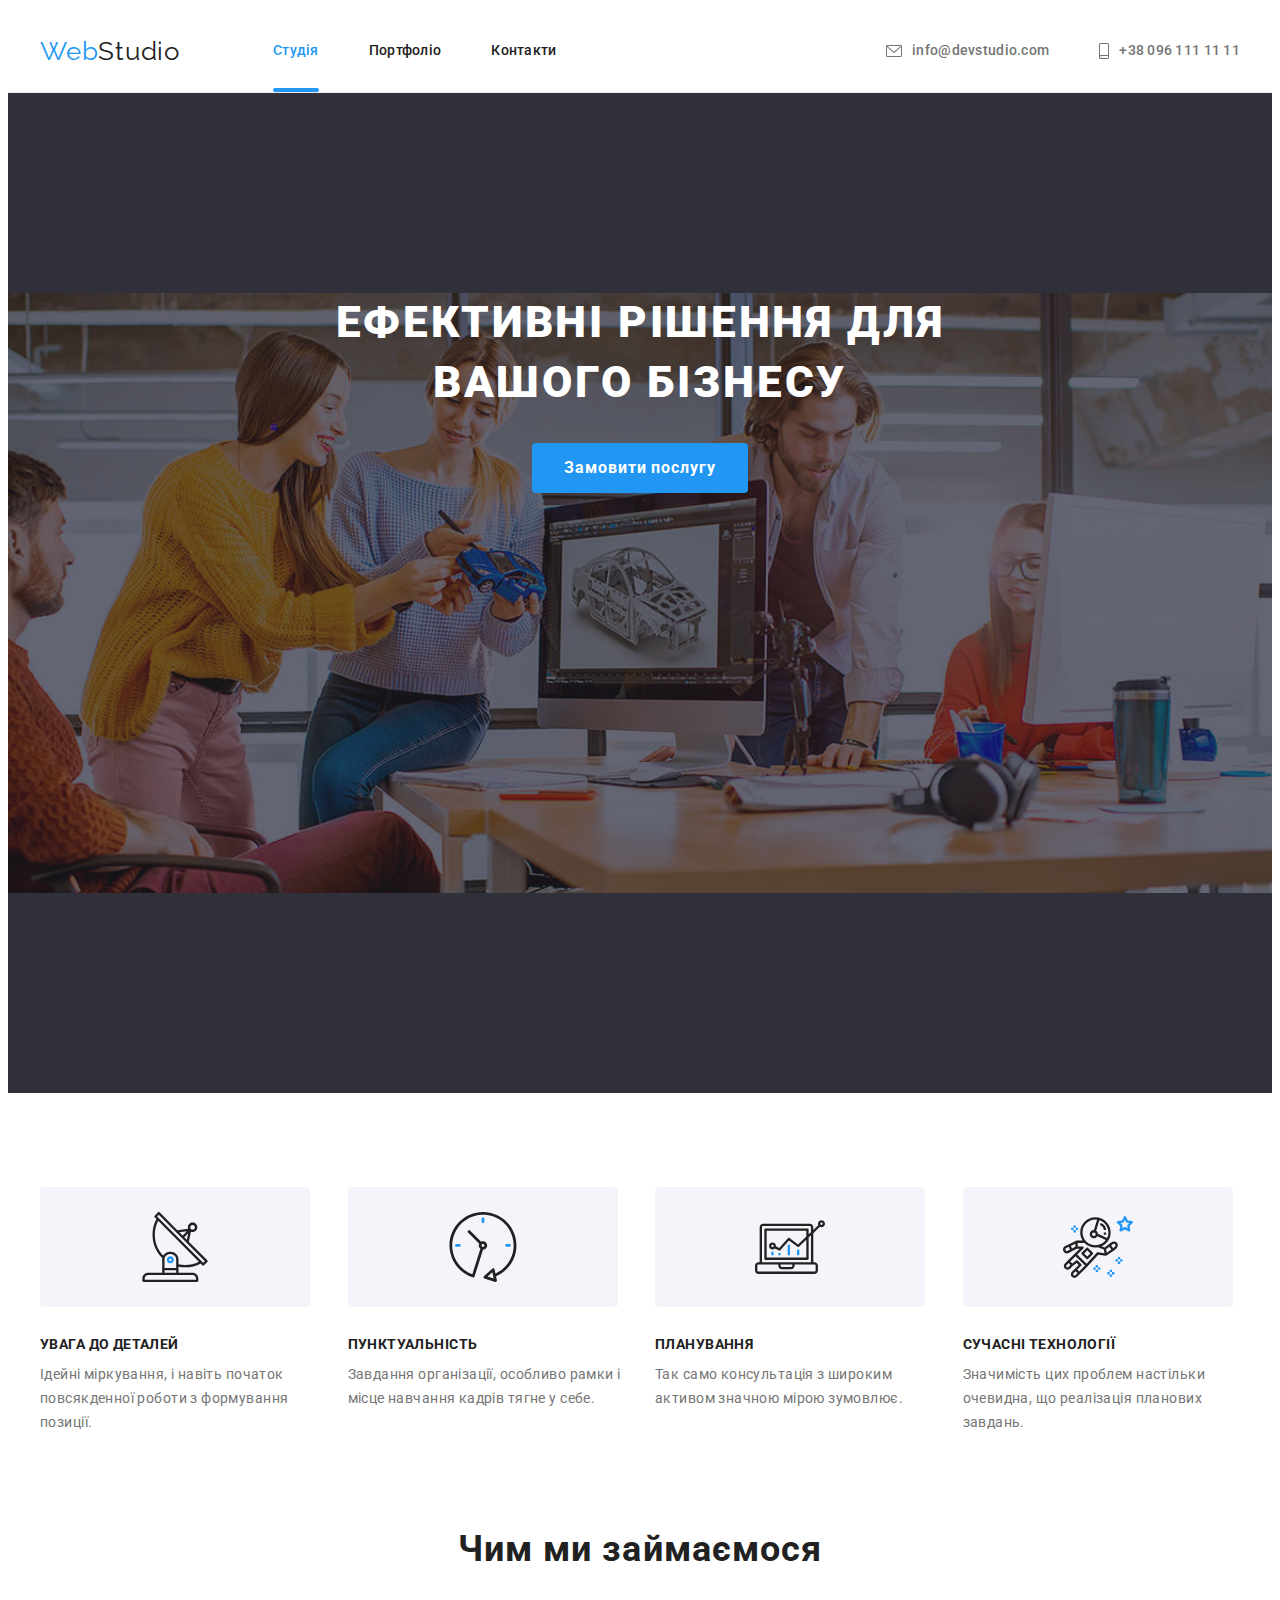
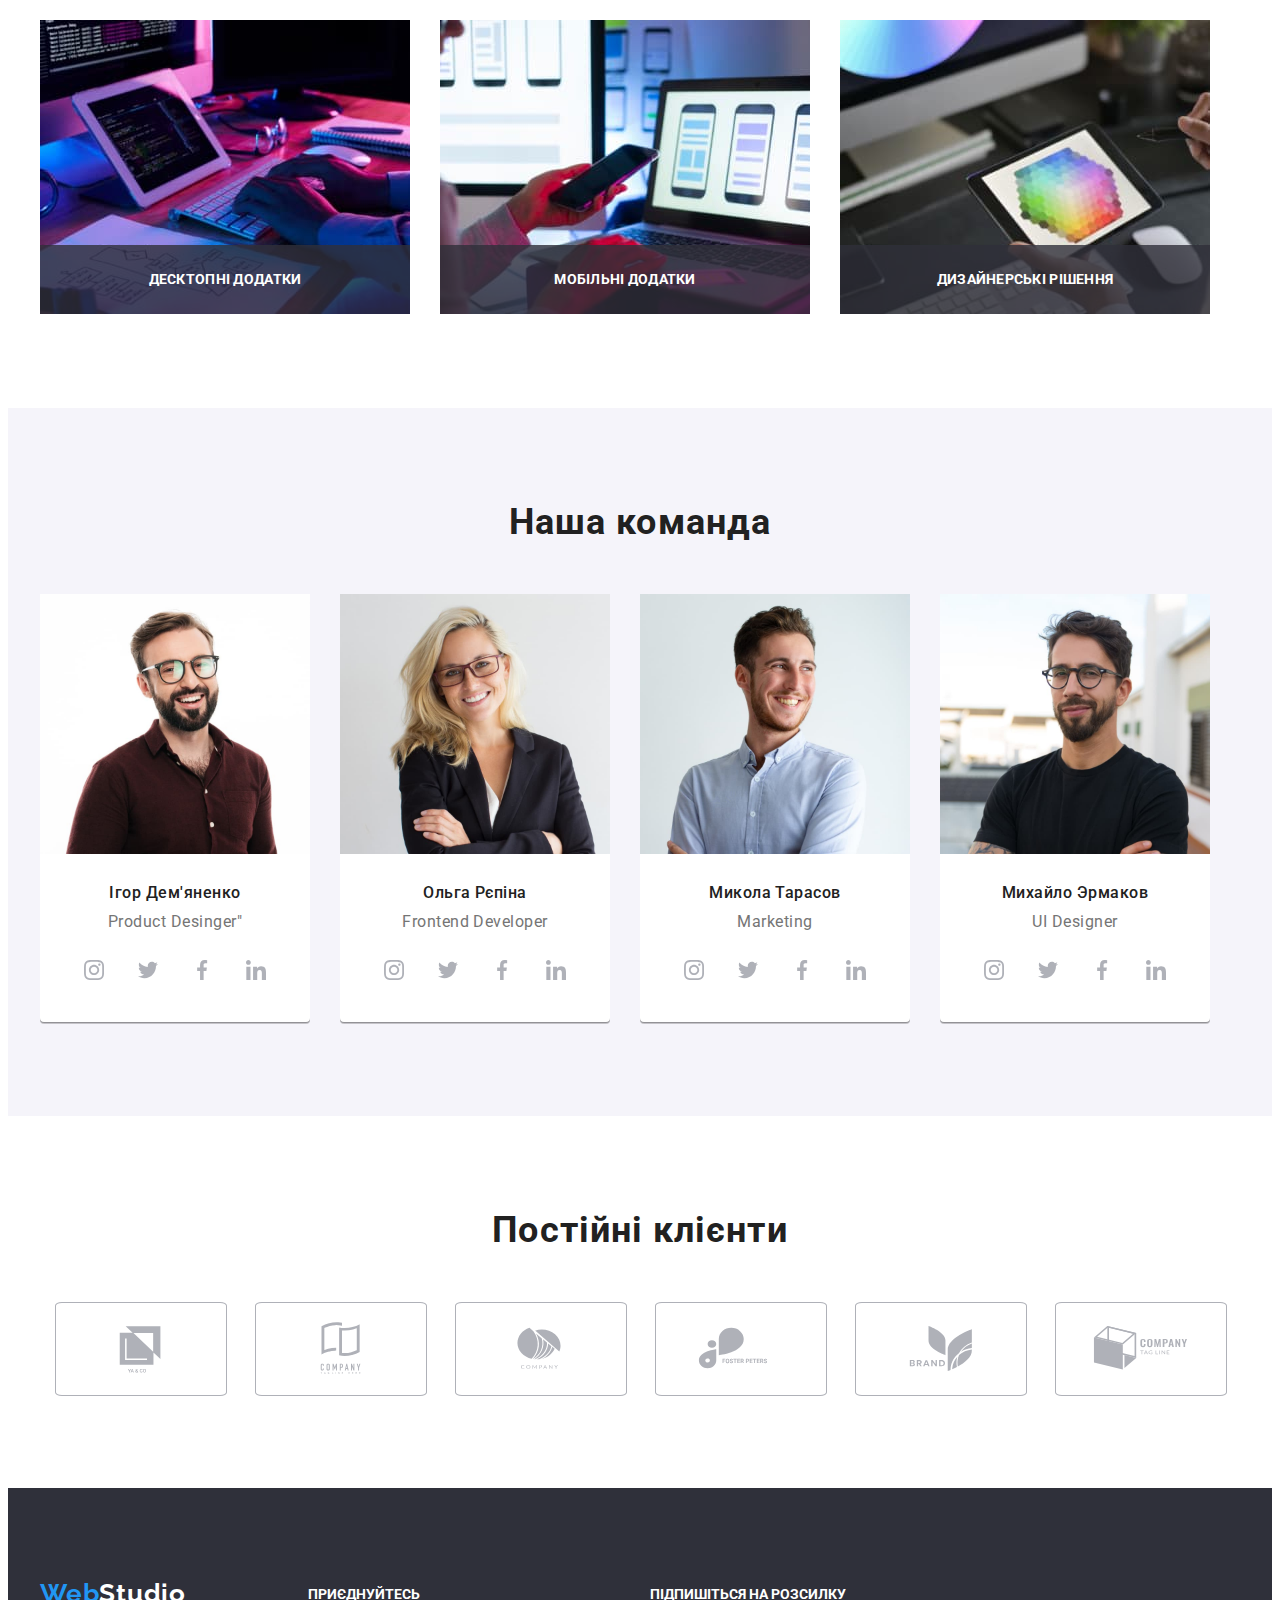
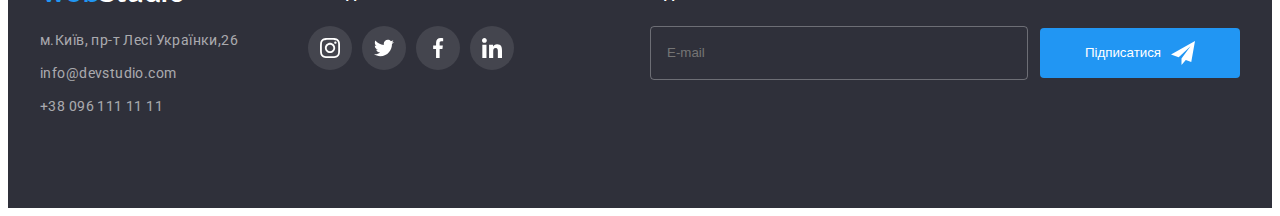
<file: index.html>
<!DOCTYPE html>
<html lang="uk">

<head>
    <meta charset="UTF-8">
    <meta http-equiv="X-UA-Compatible" content="IE=edge">
    <meta name="viewport" content="width=device-width, initial-scale=1.0">
    <title>Document</title>

    <link rel="preconnect" href="https://fonts.googleapis.com">
    <link rel="preconnect" href="https://fonts.gstatic.com" crossorigin>
    <link
        href="https://fonts.googleapis.com/css2?family=Raleway:wght@700&family=Roboto:wght@400;500;700;900&display=swap"
        rel="stylesheet">
        <link rel="stylesheet" href="https://cdnjs.cloudflare.com/ajax/libs/modern-normalize/1.1.0/modern-normalize.min.css"
            integrity="sha512-wpPYUAdjBVSE4KJnH1VR1HeZfpl1ub8YT/NKx4PuQ5NmX2tKuGu6U/JRp5y+Y8XG2tV+wKQpNHVUX03MfMFn9Q=="
            crossorigin="anonymous" referrerpolicy="no-referrer" />
    <link rel="stylesheet" href="./css/styles.css">
</head>

<body>
    <header class="header">
        
        <div class="container header-container">
            <a href="./index.html" class="logo"> <span class="logo-name">Web</span>Studio</a>
            <nav>
                <ul class="header-list" >
                    <li><a class="header-link current" href="index.html">Студія</a></li>
                    <li><a class="header-link" href="./portfolio.html">Портфоліо</a></li>
                    <li><a class="header-link" href="">Контакти</a></li>
                </ul>
            </nav>
            <ul class="header-list part">
                <li class="header-contacts">
                    <a href="mailto:info@devstudio.com" class="nav-link">
                        <svg class="logo-icon" width="16" height="16">
                            <use href="./images/icons.svg#icon-envelope"></use>
                        </svg>info@devstudio.com</a> </li>
                <li class="header-contacts">
                    <a href="tel:+380961111111" class="nav-link">
                        <svg class="logo-icon" width="10" height="16">
                            <use href="./images/icons.svg#icon-smartphone"></use>
                        </svg>+38 096 111 11 11</a></li>
            </ul>
        </div>
    </header>
    <main>
        <section class="hero">
           <div class="container">
                 <h1 class="hero-title">Ефективні рішення для вашого бізнесу</h1>
                <button type="button" class="hero-button" data-modal-open >Замовити послугу</button>
           </div>    
                
            </section>
            <section class="section subtitle">
                <div class="container subtitle-benefits">
                    <h2 class="section-hide">Наші переваги</h2>
                    <ul class="list-benefits">
                        <li class="benefits">
                            <div class="benefits-box">
                                <svg class="benefits-logo" width="70" height="70">
                                        <use href="./images/icons.svg#icon-antenna"></use>
                                    </svg>
                            </div>
                            <h3 class="subtitle-list">УВАГА ДО ДЕТАЛЕЙ</h3>
                            <p class="subtitle-description">
                                Ідейні міркування, і навіть початок повсякденної роботи з формування позиції.
                            </p>
                        </li>
                        <li class="benefits" >
                            <div class="benefits-box">
                                <svg class="benefits-logo" width="70" height="70">
                                    <use href="./images/icons.svg#icon-clock"></use>
                                </svg>
                            </div>
                            <h3 class="subtitle-list"> ПУНКТУАЛЬНІСТЬ</h3>
                            <p class="subtitle-description">
                                Завдання організації, особливо рамки і місце навчання кадрів тягне у себе.
                            </p>
                        </li>
                        <li class="benefits">
                            <div class="benefits-box">
                                <svg class="benefits-logo" width="70" height="70">
                                    <use href="./images/icons.svg#icon-diagram"></use>
                                </svg>
                            </div>
                            <h3 class="subtitle-list"> ПЛАНУВАННЯ</h3>
                            <p class="subtitle-description">
                                Так само консультація з широким активом значною мірою зумовлює.
                            </p>
                        </li>
                        <li class="benefits">
                            <div class="benefits-box">
                                <svg class="benefits-logo" width="70" height="70">
                                    <use href="./images/icons.svg#icon-astronaut"></use>
                                </svg>
                            </div>
                            <h3 class="subtitle-list"> СУЧАСНІ ТЕХНОЛОГІЇ</h3>
                            <p class="subtitle-description">
                                Значимість цих проблем настільки очевидна, що реалізація планових завдань.
                            </p>
                        </li>
                    </ul>
                </div>
           
        </section>
        <section class="section work ">
            <div class="container ">
                <h2 class="section-title">Чим ми займаємося</h2>
                <ul class="list">
                    <li>
                        <div class="works-box">
                        <img src="./images/1box.jpg" width="370" height="294" alt="Працює за комп'ютером">
                        <p class="works-description">ДЕСКТОПНІ ДОДАТКИ </p>
                        </div>
                    </li>
                    <li>
                        <div class="works-box">
                        <img src="./images/2box.jpg" width="370" height="294" alt="Працює над мобільним додатком"> 
                        <p class="works-description">МОБІЛЬНІ ДОДАТКИ</p>
                    </div>
                    </li>
                    <li>
                        <div class="works-box"> 
                        <img src="./images/3box.jpg" width="370" height="294" alt="Працює над дизайном проекту"> 
                        <p class="works-description">ДИЗАЙНЕРСЬКІ РІШЕННЯ</p>
                    </div>
                    </li>
                </ul>
            </div>
        </section>
        <section class="section-team">
            <div class="container">
                <h2 class="section-title">Наша команда</h2>
                <ul class="title-list">
                    <li class="teammate">
                        <img src="./images/teamcard1.jpg" width="270" height="260" alt="Чоловік в окулярах">
                        <h3 class="team-list">Ігор Дем'яненко</h3>
                        <p class="team-description">Product Desinger"</p>
<ul class="team-soc-list">
    <li class="team-soc-item">
        <a class="team-soc-link" href="#">
            <svg class="team-soc-icon" width="20" height="20">
                <use href="./images/icons.svg#icon-instagram"></use>
            </svg>
        </a>
    </li>
    <li class="team-soc-item">
        <a class="team-soc-link" href="#">
            <svg class="team-soc-icon" width="20" height="20">
                <use href="./images/icons.svg#icon-twitter"></use>
            </svg>
        </a>
    </li>
    <li class="team-soc-item">
        <a class="team-soc-link" href="#">
            <svg class="team-soc-icon" width="20" height="20">
                <use href="./images/icons.svg#icon-facebook"></use>
            </svg>
        </a>
    </li>
    <li class="team-soc-item">
        <a class="team-soc-link" href="#">
            <svg class="team-soc-icon" width="20" height="20">
                <use href="./images/icons.svg#icon-linkedin"></use>
            </svg>
        </a>
    </li>
</ul>
                    </li>
                    <li class="teammate">
                        <img src="./images/teamcard2.jpg" width="270" height="260" alt="Жінка в окулярах">
                        <h3 class="team-list">Ольга Рєпіна</h3>
                        <p class="team-description"> Frontend Developer</p>
<ul class="team-soc-list">
    <li class="team-soc-item">
        <a class="team-soc-link" href="#">
            <svg class="team-soc-icon" width="20" height="20">
                <use href="./images/icons.svg#icon-instagram"></use>
            </svg>
        </a>
    </li>
    <li class="team-soc-item">
        <a class="team-soc-link" href="v">
            <svg class="team-soc-icon" width="20" height="20">
                <use href="./images/icons.svg#icon-twitter"></use>
            </svg>
        </a>
    </li>
    <li class="team-soc-item">
        <a class="team-soc-link" href="#">
            <svg class="team-soc-icon" width="20" height="20">
                <use href="./images/icons.svg#icon-facebook"></use>
            </svg>
        </a>
    </li>
    <li class="team-soc-item">
        <a class="team-soc-link" href="#">
            <svg class="team-soc-icon" width="20" height="20">
                <use href="./images/icons.svg#icon-linkedin"></use>
            </svg>
        </a>
    </li>
</ul>
                    </li>
                    <li class="teammate">
                        <img src="./images/teamcard3.jpg" width="270" height="260" alt="Чоловік з посмішкою">
                        <h3 class="team-list">Микола Тарасов</h3>
                        <p class= "team-description">Marketing</p>
<ul class="team-soc-list">
    <li class="team-soc-item">
        <a class="team-soc-link" href="#">
            <svg class="team-soc-icon" width="20" height="20">
                <use href="./images/icons.svg#icon-instagram"></use>
            </svg>
        </a>
    </li>
    <li class="team-soc-item">
        <a class="team-soc-link" href="#">
            <svg class="team-soc-icon" width="20" height="20">
                <use href="./images/icons.svg#icon-twitter"></use>
            </svg>
        </a>
    </li>
    <li class="team-soc-item">
        <a class="team-soc-link" href="#">
            <svg class="team-soc-icon" width="20" height="20">
                <use href="./images/icons.svg#icon-facebook"></use>
            </svg>
        </a>
    </li>
    <li class="team-soc-item">
        <a class="team-soc-link" href="#">
            <svg class="team-soc-icon" width="20" height="20">
                <use href="./images/icons.svg#icon-linkedin"></use>
            </svg>
        </a>
    </li>
</ul>
                    </li>
                    <li class="teammate">
                        <img src="./images/teamcard4.jpg" width="270" height="260" alt="Чоловік з бородою">
                        <h3 class="team-list">Михайло Эрмаков</h3>
                        <p class= "team-description">UI Designer</p>
                        <ul class="team-soc-list">
                            <li class="team-soc-item">
                                <a class="team-soc-link" href="#">
                                    <svg class="team-soc-icon" width="20" height="20">
                                        <use href="./images/icons.svg#icon-instagram"></use>
                                    </svg>
                                </a>
                            </li>
                            <li class="team-soc-item">
                                <a class="team-soc-link" href="#">
                                    <svg class="team-soc-icon" width="20" height="20">
                                        <use href="./images/icons.svg#icon-twitter"></use>
                                    </svg>
                                </a>
                            </li>
                            <li class="team-soc-item">
                                <a class="team-soc-link" href="#">
                                    <svg class="team-soc-icon" width="20" height="20">
                                        <use href="./images/icons.svg#icon-facebook"></use>
                                    </svg>
                                </a>
                            </li>
                            <li class="team-soc-item">
                                <a class="team-soc-link" href="#">
                                    <svg class="team-soc-icon" width="20" height="20">
                                        <use href="./images/icons.svg#icon-linkedin"></use>
                                    </svg>
                                </a>
                            </li>
                        </ul>
                    </li>
                </ul>
            </div>
        </section>
        <section class="section-clients">
            <div class="container">
                <h2 class="section-title">Постійні клієнти</h2>
                <ul class="clients-list">
                    <li class="clients-item">
                        <a class="clients-link" href="#">
                            <svg class="clients-logo" width="106" height="60">
                                <use href="./images/icons.svg#icon-logo1"></use>
                            </svg>
                        </a>
                    </li>
                    <li class="clients-item">
                        <a class="clients-link" href="#">
                            <svg class="clients-logo" width="106" height="60">
                                <use href="./images/icons.svg#icon-logo2"></use>
                            </svg>
                        </a>
                    </li>
                    <li class="clients-item">
                        <a class="clients-link" href="#">
                            <svg class="clients-logo" width="106" height="60">
                                <use href="./images/icons.svg#icon-logo3"></use>
                            </svg>
                        </a>
                    </li>
                    <li class="clients-item">
                        <a class="clients-link" href="#">
                            <svg class="clients-logo" width="106" height="60">
                                <use href="./images/icons.svg#icon-logo4"></use>
                            </svg>
                        </a>
                    </li>
                    <li class="clients-item">
                        <a class="clients-link" href="#">
                            <svg class="clients-logo" width="106" height="60">
                                <use href="./images/icons.svg#icon-logo5"></use>
                            </svg>
                        </a>
                    </li>
                    <li class="clients-item">
                        <a class="clients-link" href="#">
                            <svg class="clients-logo" width="106" height="60">
                                <use href="./images/icons.svg#icon-logo6"></use>
                            </svg>
                        </a>
                    </li>
                </ul>

            </div>

        </section>
    </main>
    <footer class="contacts">
        <div class="container footer-wrapper">
        <div class="footer-contacts">
            <a href="./index.html" class="logo-link"> <span class="logo-web">Web</span>Studio</a>
            <address class="contact">
                <ul class="footer-list">
                    <li class="footer-items adress">
                        <a href="https://goo.gl/maps/vzMB5SLDeyugjdqs5" target="_blank" rel="noopener norefferer"
                            class="contact-link">м.Київ, пр-т Лесі Українки,26</a>
                    </li>
                    <li class="footer-items">
                        <a href="mailto:info@devstudio.com" class="contact-link">info@devstudio.com</a>
                    </li>
                    <li class="footer-items">
                        <a href="tel:+380961111111" class="contact-link">+38 096 111 11 11</a>
                    </li>
                </ul>
                
            </address>
        </div>
        <div class="footer-links">
            <span class="footer-text">ПРИЄДНУЙТЕСЬ</span>
            <ul class="footer-logo">
            <li class="foot-soc-item">
                <a class="foot-soc-link" href="#">
                    <svg class="foot-soc-icon" width="20" height="20">
                        <use href="./images/icons.svg#icon-instagram"></use>
                    </svg>
                </a>
            </li>
            <li class="foot-soc-item">
                <a class="foot-soc-link" href="#">
                    <svg class="foot-soc-icon" width="20" height="20">
                        <use href="./images/icons.svg#icon-twitter"></use>
                    </svg>
                </a>
            </li>
            <li class="foot-soc-item">
                <a class="foot-soc-link" href="#">
                    <svg class="foot-soc-icon" width="20" height="20">
                        <use href="./images/icons.svg#icon-facebook"></use>
                    </svg>
                </a>
            </li>
            <li class="foot-soc-item">
                <a class="foot-soc-link" href="#">
                    <svg class="foot-soc-icon" width="20" height="20">
                        <use href="./images/icons.svg#icon-linkedin"></use>
                    </svg>
                </a>
            </li>
            </ul>
        </div>
        <div class="foot-wrap">
            <label class="footer-text" for="footer-email" >ПІДПИШІТЬСЯ НА РОЗСИЛКУ</label>
            <form class="foot-form">
                <div class="footer-input">
                    <input type="email" minlength="6" class="foot-input" placeholder="E-mail" required id="footer-email"/>
                    <button type="submit" class="footer-button">Підписатися
                        <svg class="footer-icon" width="24" height="24">
                            <use href="./images/icons.svg#icon-footmail"></use>
                        </svg>
                    </button>
                </div>
            </form>
        </div>
      
        </div>
    </footer>



    <div class="backdrop is-hidden" data-modal>
<div class="modal">
    <button type="button" class="modal-close" data-modal-close > 
        <svg class="modal-icon" width="18" height="18">
            <use href="./images/icons.svg#icon-close"></use>
        </svg>
        
    </button> 
<p class="modal-title">Залиште свої дані, ми вам передзвонимо</p>
<form class="modal-form">
    <div class="modal-field">
        <label for="user-name" class="input-label" >Ім'я</label>
       <div class="input-wrapper">
        <input 
        type="text"
        minlength="3"
        class="modal-input"
       id="user-name"
        />
        <svg class="modal-icons" width="18" height="18">
            <use href="./images/icons.svg#icon-person"></use>
        </svg>
    </div>
    </div>
    <div class="modal-field">
        <label for="tel" class="input-label">Телефон</label>
        <div class="input-wrapper">
            <input type="tel" minlength="8" class="modal-input"  id="tel" required/>
            <svg class="modal-icons" width="18" height="18">
                <use href="./images/icons.svg#icon-phone"></use>
            </svg>
        </div>
    </div>
    <div class="modal-field">
        <label for="e-mail" class="input-label" >Пошта</label>
        <div class="input-wrapper">
            <input type="email" minlength="6" class="modal-input" id="email" required />
            <svg class="modal-icons" width="18" height="18">
                <use href="./images/icons.svg#icon-email"></use>
            </svg>
        </div>
    </div>
    <div class="modal-field">
        <label for="comment" class="input-label">Коментар</label>
        <textarea name="comment" id="comment" class="comment" placeholder="Введіть текст" cols="30" rows="10"></textarea>
        </div>
     <div class="modal-field">
        <input type="checkbox" name="policy" class="modal-check hide" id="policy" required/>
        <label for="policy" class="check-text">
            <span>
                <svg class="check-icon" width="16" height="15">
                    <use href="./images/icons.svg#icon-iconcheck"></use>
                </svg>         
            </span>Погоджуюся з розсилкою та приймаю <a class="link-modal" href="">Умови договору</a>
        </label>

     </div>   
    <button type="button" class="modal-button">Відправити</button>
</form>
</div>
    </div>
    <script src="./js/modal.js"></script>
</body>

</html>
</file>
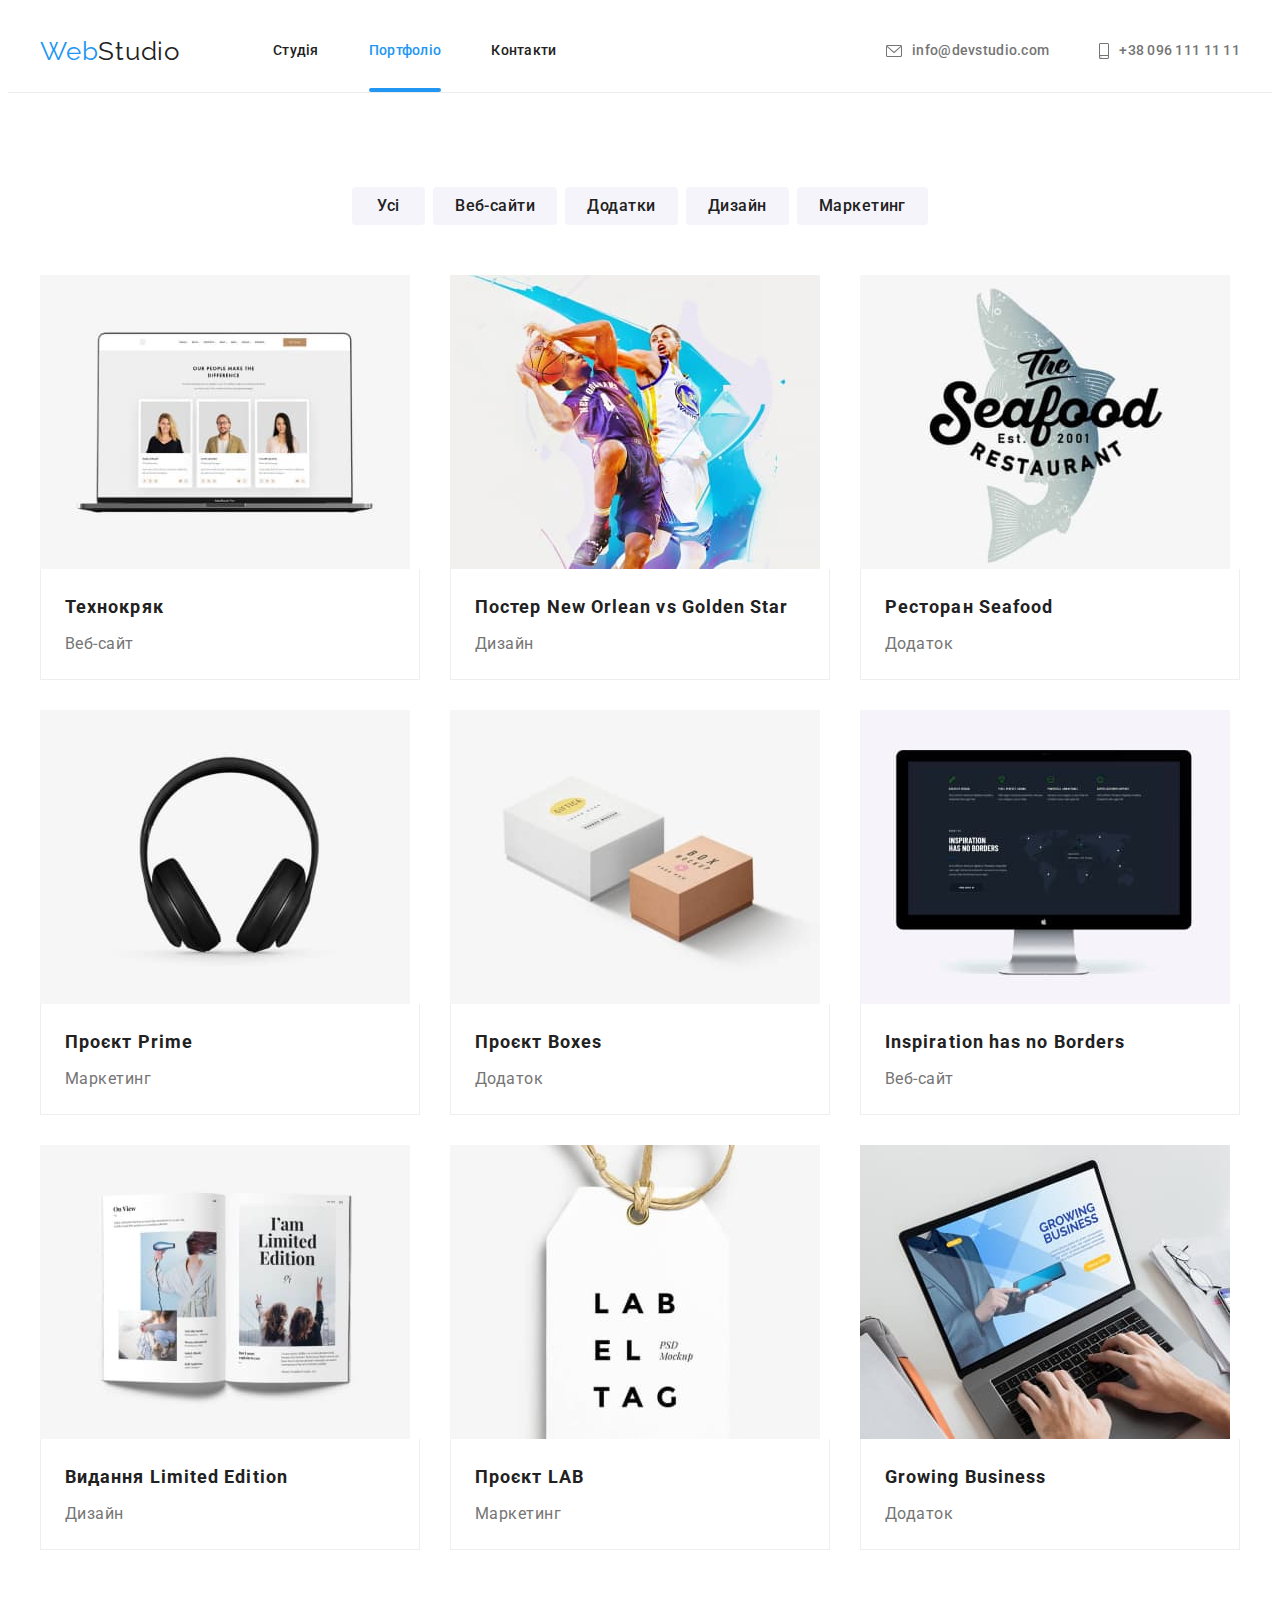
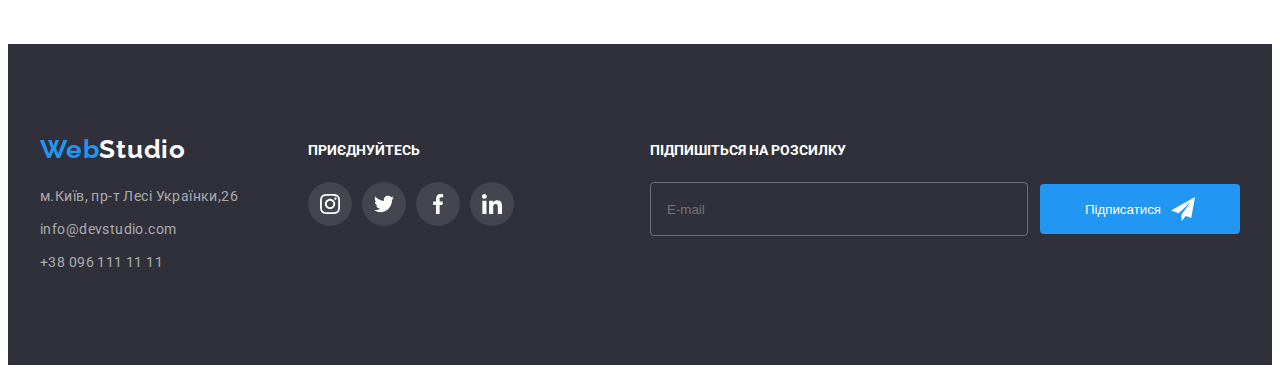
<file: portfolio.html>
<!DOCTYPE html>
<html lang="uk">

<head>
    <meta charset="UTF-8">
    <meta http-equiv="X-UA-Compatible" content="IE=edge">
    <meta name="viewport" content="width=device-width, initial-scale=1.0">
    <title>Document</title>

    <link rel="preconnect" href="https://fonts.googleapis.com">
    <link rel="preconnect" href="https://fonts.gstatic.com" crossorigin>
    <link
        href="https://fonts.googleapis.com/css2?family=Raleway:wght@700&family=Roboto:wght@400;500;700;900&display=swap"
        rel="stylesheet">
    <link rel="stylesheet" href="https://cdnjs.cloudflare.com/ajax/libs/modern-normalize/1.1.0/modern-normalize.min.css"
        integrity="sha512-wpPYUAdjBVSE4KJnH1VR1HeZfpl1ub8YT/NKx4PuQ5NmX2tKuGu6U/JRp5y+Y8XG2tV+wKQpNHVUX03MfMFn9Q=="
        crossorigin="anonymous" referrerpolicy="no-referrer" />
    <link rel="stylesheet" href="./css/styles.css">
</head>

<body>
    <header class="header">
    
        <div class="container header-container">
            <a href="./index.html" class="logo"> <span class="logo-name">Web</span>Studio</a>
            <nav>
                <ul class="header-list">
                    <li class="menu-link"><a class="header-link " href="index.html">Студія</a></li>
                    <li class="menu-link"><a class="header-link current" href="./portfolio.html">Портфоліо</a></li>
                    <li class="menu-link"><a class="header-link" href="">Контакти</a></li>
                </ul>
            </nav>
        <ul class="header-list part">
            <li class="header-contacts">
                <a href="mailto:info@devstudio.com" class="nav-link">
                    <svg class="logo-icon" width="16" height="16">
                        <use href="./images/icons.svg#icon-envelope"></use>
                    </svg>info@devstudio.com</a>
            </li>
            <li class="header-contacts">
                <a href="tel:+380961111111" class="nav-link">
                    <svg class="logo-icon" width="10" height="16">
                        <use href="./images/icons.svg#icon-smartphone"></use>
                    </svg>+38 096 111 11 11</a>
            </li>
        </ul>
        </div>
    </header>
        <main>
        <section class="icons-port">
            <div class="container">
        <h1 hidden>Портфоліо</h1>
        
            <ul class="portfolio">
                <li class=" portfolio-buttons"> <button type="button" class="buttons-list">Усі</button> </li>
                <li class=" portfolio-buttons"> <button type="button" class="buttons-list">Веб-сайти</button></li>
                <li class=" portfolio-buttons"> <button type="button" class="buttons-list">Додатки</button></li>
                <li class=" portfolio-buttons"> <button type="button" class="buttons-list">Дизайн</button></li>
                <li class=" portfolio-buttons"> <button type="button" class="buttons-list">Маркетинг</button></li>
            </ul>
        
       
            <ul class="list-projects">
                
                <li class="projects-item"> <a href=""  class="icons" >
                <div class="projects-wrapper">
                    
                        <img src="./images/img1-1.jpg" width="370" height="294" alt="Сторінка сайту">
                        <p class="projects-text">
                            Ресурс пропонує комплексні пропозиції з різним рівнем функціоналу та сервісів. Все це дозволить відвідувачу отримати
                            вичерпні відомості про компанію чи приватну особу.
                        </p>
                </div>
                    <div class="border">
                        <h2 class="icons-item">Технокряк</h2>
                        <p class="icons-description">Веб-сайт</p>
                    </div>
                    </a>
                </li>
                <li class="projects-item" > <a href="" class="icons">
                    <div class="projects-wrapper">
                    <img src="./images/img2-2.jpg" width="370" height="294" alt="Сторінка сайту">
                    <p class="projects-text">
                        Ресурс пропонує комплексні пропозиції з різним рівнем функціоналу та сервісів. Все це дозволить відвідувачу отримати
                        вичерпні відомості про компанію чи приватну особу.
                    </p>
                    </div>
                    <div class="border">
                        <h2 class="icons-item">Постер New Orlean vs Golden Star</h2>
                        <p class="icons-description">Дизайн</p>
                    </div>
                    </a>
                </li>
                <li class="projects-item" > <a href="" class="icons">
                    <div class="projects-wrapper">
                    <img src="./images/img3-3.jpg" width="370" height="294" alt="Сторінка сайту">
                    <p class="projects-text">
                        Ресурс пропонує комплексні пропозиції з різним рівнем функціоналу та сервісів. Все це дозволить відвідувачу отримати
                        вичерпні відомості про компанію чи приватну особу.
                    </p>
                    </div>
                    <div class="border">
                        <h2 class="icons-item">Ресторан Seafood</h2>
                        <p class="icons-description">Додаток</p>
                    </div>
                    </a>
                </li>
                <li  class="projects-item"> <a href="" class="icons">
                    <div class="projects-wrapper">
                    <img src="./images/img4-4.jpg" width="370" height="294" alt="Сторінка сайту">
                    <p class="projects-text">
                        Ресурс пропонує комплексні пропозиції з різним рівнем функціоналу та сервісів. Все це дозволить відвідувачу отримати
                        вичерпні відомості про компанію чи приватну особу.
                    </p>
                    </div>
                    <div class="border">
                        <h2 class="icons-item">Проєкт Prime</h2>
                        <p class="icons-description">Маркетинг</p>
                    </div>
                    </a>
                </li>
                <li class="projects-item" > <a href="" class="icons">
                    <div class="projects-wrapper">
                    <img src="./images/img5-5.jpg" width="370" height="294" alt="Сторінка сайту">
                    <p class="projects-text">
                        Ресурс пропонує комплексні пропозиції з різним рівнем функціоналу та сервісів. Все це дозволить відвідувачу отримати
                        вичерпні відомості про компанію чи приватну особу.
                    </p>
                    </div>
                    <div class="border">
                        <h2 class="icons-item">Проєкт Boxes</h2>
                        <p class="icons-description">Додаток</p>
                    </div>
                    </a>
                </li>
                <li class="projects-item" > <a href="" class="icons">
                    <div class="projects-wrapper">
                    <img src="./images/img6-6.jpg" width="370" height="294" alt="Сторінка сайту">
                    <p class="projects-text">
                        Ресурс пропонує комплексні пропозиції з різним рівнем функціоналу та сервісів. Все це дозволить відвідувачу отримати
                        вичерпні відомості про компанію чи приватну особу.
                    </p>
                    </div>
                    <div class="border">
                        <h2 class="icons-item">Inspiration has no Borders</h2>
                        <p class="icons-description">Веб-сайт</p>
                    </div>
                    </a>
                </li>
                <li  class="projects-item"> <a href="" class="icons">
                    <div class="projects-wrapper">
                    <img src="./images/img7-7.jpg" width="370" height="294" alt="Сторінка сайту">
                    <p class="projects-text">
                        Ресурс пропонує комплексні пропозиції з різним рівнем функціоналу та сервісів. Все це дозволить відвідувачу отримати
                        вичерпні відомості про компанію чи приватну особу.
                    </p>
                    </div>
                    <div class="border">
                        <h2 class="icons-item">Видання Limited Edition</h2>
                        <p class="icons-description">Дизайн</p>
                    </div>
                    </a>
                </li>
                <li  class="projects-item"> <a href="" class="icons">
                    <div class="projects-wrapper">
                    <img src="./images/img8-8.jpg" width="370" height="294" alt="Сторінка сайту">
                    <p class="projects-text">
                        Ресурс пропонує комплексні пропозиції з різним рівнем функціоналу та сервісів. Все це дозволить відвідувачу отримати
                        вичерпні відомості про компанію чи приватну особу.
                    </p>
                    </div>
                    <div class="border">
                        <h2 class="icons-item">Проєкт LAB</h2>
                        <p class="icons-description">Маркетинг</p>
                    </div>
                    </a>
                </li>
                <li  class="projects-item"> <a href="" class="icons">
                    <div class="projects-wrapper">
                    <img src="./images/img9-9.jpg" width="370" height="294" alt="Сторінка сайту">
                    <p class="projects-text">
                        Ресурс пропонує комплексні пропозиції з різним рівнем функціоналу та сервісів. Все це дозволить відвідувачу отримати
                        вичерпні відомості про компанію чи приватну особу.
                    </p>
                    </div>
                    <div class="border">
                        <h2 class="icons-item">Growing Business</h2>
                        <p class="icons-description">Додаток</p>
                    </div>
                    </a>
                </li>
            </ul>
       </div>
        </section>
        
    </main>
<footer class="contacts">
    <div class="container footer-wrapper">
        <div class="footer-contacts">
            <a href="./index.html" class="logo-link"> <span class="logo-web">Web</span>Studio</a>
            <address class="contact">
                <ul class="footer-list">
                    <li class="footer-items adress">
                        <a href="https://goo.gl/maps/vzMB5SLDeyugjdqs5" target="_blank" rel="noopener norefferer"
                            class="contact-link">м.Київ, пр-т Лесі Українки,26</a>
                    </li>
                    <li class="footer-items">
                        <a href="mailto:info@devstudio.com" class="contact-link">info@devstudio.com</a>
                    </li>
                    <li class="footer-items">
                        <a href="tel:+380961111111" class="contact-link">+38 096 111 11 11</a>
                    </li>
                </ul>

            </address>
        </div>
        <div class="footer-links">
            <span class="footer-text">ПРИЄДНУЙТЕСЬ</span>
            <ul class="footer-logo">
                <li class="foot-soc-item">
                    <a class="foot-soc-link" href="#">
                        <svg class="foot-soc-icon" width="20" height="20">
                            <use href="./images/icons.svg#icon-instagram"></use>
                        </svg>
                    </a>
                </li>
                <li class="foot-soc-item">
                    <a class="foot-soc-link" href="#">
                        <svg class="foot-soc-icon" width="20" height="20">
                            <use href="./images/icons.svg#icon-twitter"></use>
                        </svg>
                    </a>
                </li>
                <li class="foot-soc-item">
                    <a class="foot-soc-link" href="#">
                        <svg class="foot-soc-icon" width="20" height="20">
                            <use href="./images/icons.svg#icon-facebook"></use>
                        </svg>
                    </a>
                </li>
                <li class="foot-soc-item">
                    <a class="foot-soc-link" href="#">
                        <svg class="foot-soc-icon" width="20" height="20">
                            <use href="./images/icons.svg#icon-linkedin"></use>
                        </svg>
                    </a>
                </li>
            </ul>
        </div>
        <div class="foot-wrap">
            <span class="footer-text">ПІДПИШІТЬСЯ НА РОЗСИЛКУ</span>
            <form class="foot-form">
                <div class="footer-input">
                    <input type="email" minlength="6" class="foot-input" placeholder="E-mail" required />
                    <button type="button" class="footer-button">Підписатися
                        <svg class="footer-icon" width="24" height="24">
                            <use href="./images/icons.svg#icon-footmail"></use>
                        </svg>
                    </button>
                </div>
            </form>
        </div>
    </div>
</footer>
    </body>
    </html>
</file>
<file: css/styles.css>
:root {
    --pimary-text-color:#212121 ;
    --text-color: #757575;
    --accent-color: #2196F3;
    --white-color: #ffffff;
    --cubic-bezier: cubic-bezier(0.4, 0, 0.2, 1)

 }
 h1,
 h2,
 h3,
 h4,
 h5,
 h6,
 p {
    margin: 0;
 }
 ul {
    list-style: none;
    margin: 0;
    padding: 0;
 }
  button {
    cursor: pointer;
  }
 
 body {
    color: var(--pimary-text-color);
    background-color: var(--white-color);
    font-family: "Roboto", sans-serif;

}
img {
    display: block;
        max-width: 100%;
        height: auto;
}
textarea {
    resize: none;
}


.header-list {
    list-style: none;
    display: flex;
    
    justify-content: center;
    gap: 50px;
    
}
.logo {
    margin-right: 93px;
}
.logo, .logo-name {
    font-family: "Raleway";
    font-size: 26px;
    line-height: 1.19;
    letter-spacing: 0.03em;
    text-decoration: none;
    color: var(--pimary-text-color);
    padding-top: 25px;
    padding-bottom: 25px;
    
}
.header {
    border-bottom: 1px solid #ECECEC;
        border-top: transparent solid;
   
}


.logo-name {
    color: var(--accent-color);
}
.container {
    width: 1200px;
    padding-left: 15px;
    padding-right: 15px;
    margin:0 auto;
}
/* --------------------Site Nav */
.header-container {
    display: flex;
    align-items: center;
}
.header-link {
    display: block;
    
    font-weight: 500;
    font-size: 14px;
    line-height: 1.14;
    letter-spacing: 0.02em;
    color: var(--pimary-text-color);
    text-decoration: none;
    padding-top: 32px;
    padding-bottom: 32px;
    transition: color 250ms var(--cubic-bezier);

}
.header-contacts {
list-style: none;

}

.logo-icon {
fill: var(--text-color);
display: flex;
margin-right: 10px;
transition: fill 250ms var(--cubic-bezier);

}
.nav-link{
    display: flex;
    justify-content: center;
    align-items: center;
    transition: color 250ms var(--cubic-bezier);
}
.nav-link:hover,
.nav-link:focus {
color: var(--accent-color);
}
.nav-link:focus .logo-icon {
  fill: currentColor;
} 
.nav-link:hover .logo-icon {
    fill: currentColor;
}
    
.header-link:hover,
.header-link:focus{
color: var(--accent-color);}
.current {
    position: relative;
    color: var(--accent-color);


  
}
.part {
    margin-left: auto;
    
}

.nav-link {
    color: var(--text-color);
    text-decoration: none;
    font-weight: 500;
        font-size: 14px;
        line-height: 1.14;
        letter-spacing: 0.02em;
        padding-bottom: 32px;
        padding-top: 32px;
}
 
 .current::after {
    display: block;
  position: absolute;
   content: "";
    width: 100%;
    height: 4px;
    background-color: #2196F3;
    left: 0;
    border-radius: 2px;
    bottom: -1px;
}


/*-------------------Hero-------------*/
.hero {
    background-color: #2F303A;
   max-width: 1600px;
   min-height: 600px;
 background-image:  linear-gradient(rgba(47, 48, 58, 0.4),
    rgba(47, 48, 58, 0.4)),

url(../images/hero.jpg);
text-align: center;
padding-top: 200px;
padding-bottom: 200px;
margin: auto;
border: none;
background-position: center;
background-repeat: no-repeat;
}
.hero-title {
font-weight: 900;
    font-size: 44px;
    line-height: 1.36;
    width: 694px;
    height: 120px;
    letter-spacing: 0.06em;
    text-transform: uppercase;
    color: var(--white-color);
    margin: auto;
    margin-bottom: 30px;
   
    
   

}
.hero-button {
    font-family: 'Roboto', sans-serif;
        font-style: normal;
        font-weight: 700;
        font-size: 16px;
        line-height: 1.87;
        display: flex;
        align-items: center; 
        text-align: center; 
        letter-spacing: 0.06em;
        border: none;
        border-radius: 4px;
        padding: 10px 32px;
        min-width: 216px;
        margin: 0 auto;
    color: #ffffff;
    background-color: #2196F3;
    transition: color 250ms var(--cubic-bezier), background-color 250ms var(--cubic-bezier)  ;
}
.hero-button:hover,
.hero-button:focus {
 color: #ffffff ; 
 background-color: #188CE8;  
}
/*---------------Section-------------*/
.subtitle {
    padding-top: 94px ;
    
}
.section-team {
    background-color:#F5F4FA ;
    margin: 0;
    padding-top: 94px;
    padding-bottom: 94px;
}
.section-hide {
    visibility: hidden;
    position: absolute;
        width: 1px;
        height: 1px;
        margin: -1px;
        border: 0;
        padding: 0;
        white-space: nowrap;
        clip-path: inset(100%);
        clip: rect(0 0 0 0);
        overflow: hidden;
        
}
.section-title {
    font-weight: 700;
        font-size: 36px;
        line-height: 1.16;
        text-align: center;
        letter-spacing: 0.03em;
       
       margin-bottom: 50px;
    color: var(--pimary-text-color);
}
.work {
padding: 94px 0;

}
.list {
    display: flex;
    gap: 30px;
    padding: 0;
    margin: 0;
    
}

.list-benefits{
    display: flex; 
    gap: 30px;
}
.benefits {
flex-basis: calc((100% - 90px) / 4);
}
.benefits-box {
    display: flex;
    width: 270px;
    height: 120px;
    align-items: center;
    justify-content: center;
    background-color: #F5F4FA ;
    border-radius: 4px;
    margin-bottom: 30px;
}

.subtitle-list {
    font-weight: 700;
        font-size: 14px;
        line-height: 1.14;
        letter-spacing: 0.03em;
        text-transform: uppercase;
        margin-bottom: 10px;
        
color: var(--pimary-text-color);
}
.subtitle-description {
    font-weight: 400;
        font-size: 14px;
        line-height: 1.71;
        letter-spacing: 0.03em;
  color:  var(--text-color);  
}
.works-box {
position: relative;
}
.works-description {
position: absolute;
display: block;
bottom: 0;
font-weight: 700;
font-size: 14px;
line-height: 1.14;
letter-spacing: 0.02em;
color: var(--white-color);
width: 100%;
justify-content: center;
height: ;
text-align: center;
background-color: rgba(47, 48, 58, 0.8);
padding-top:27px ;
padding-bottom: 27px;

}
/*------------------Team-------------*/
.team  

.stuff {
    padding-top: 94px;
}

.title-list {
    display: flex;
    gap: 30px;
    
    
}
.teammate {
    width: calc((100%-90px) /4) ;
    background-color: var(--white-color);
    border-radius: 4px;
    box-shadow: 0px
        2px rgba(0, 0, 0, 0.2), 0px
            1px rgba(0, 0, 0, 0.14), 0px
                1px rgba(0, 0, 0, 0.12)  ;
}
/* .teammate:hover,
.teammate:focus {
    box-shadow: 0px 4px rgba(0, 0, 0, 0.25);
} */
.team-list {
    font-weight: 500;
        font-size: 16px;
        line-height: 1.18;
        text-align: center;
        letter-spacing: 0.03em;
        margin-top: 30px;
        margin-bottom: 10px;
    color: var(--pimary-text-color);
}
.team-description {
    font-weight: 400;
        font-size: 16px;
        line-height: 1.18;
        text-align: center;
        letter-spacing: 0.03em;
    color: #757575;
    margin-bottom: 16px;
}
.team-soc-list {
display: flex;
justify-content: center;
gap: 10px;
}
.team-soc-item {
width: 44px;
height: 44px;
margin-bottom: 30px;
color: #ffffff;
}
.team-soc-link {
width: 100%;
height: 100%;
border-radius: 50%;
display: flex;
background-color: #ffffff;
align-items: center;
justify-content: center;
color: #AFB1B8;
transition: background-color 250ms var(--cubic-bezier), fill 250ms var(--cubic-bezier);
}
.team-soc-link:hover,
.team-soc-link:focus {
    background-color: #2196F3 ;
    fill: #ffffff;
}
 .team-soc-link:hover .team-soc-icon {
    fill: #ffffff;
}
.team-soc-link:focus .team-soc-icon {
                        fill: #ffffff}
            
/* .team-soc-icon:hover,
.team-soc-icon:focus {
    fill: currentColor;
} */
.team-soc-icon {
fill: currentColor;
transition: fill 250ms var(--cubic-bezier);
} 
/* __________________________Clients________________________ */
.section-clients {
margin: 0;
    padding-top: 94px;
    padding-bottom: 94px;
}

.clients-list {
display: flex;
    justify-content: center;
    gap: 30px;
}
.clients-item {
width: 170px;
height: 92px;
}
.clients-link {
width: 100%;
    height: 100%;
    border-radius: 4%;
    display: flex;
    background-color: #ffffff;
    align-items: center;
    justify-content: center;
    border: 1px solid;
    
    border-color: #AFB1B8;
   transition: border-color 250ms var(--cubic-bezier);}
    .clients-link:hover,
    .clients-link:focus {
      border-color: var(--accent-color);
    }
    
    .clients-link:hover .clients-logo {
    fill: var(--accent-color);
        }
    .clients-link:focus .clients-logo {
        fill: var(--accent-color);
    }
.clients-logo {
fill: #AFB1B8;
transition: fill 250ms var(--cubic-bezier);
} 

/*-----------Portfolio-----------*/
.buttons-list, .hero-button {
    cursor: pointer;
    border: none solid transparent;
}
.portfolio {
display: flex;
justify-content: center;
gap: 8px;

margin-bottom: 50px;
align-items: center;
}

.list-projects {
display: flex;
    flex-wrap: wrap;
    gap: 30px;
    justify-content: center;
   
} 
.projects-item {
    background-color: var(--white-color);
    flex-basis: calc((100% - 60px) / 3);
    display: block;
    }
.projects-item:hover .projects-text,
.projects-item:focus .projects-text {
    transform: translateY(0);
}
.projects-wrapper {
    position: relative;
    overflow: hidden;
 }
.projects-text{
    position: absolute;
    top: 0;
    background-color: rgba(33, 150, 243, 0.9);
    color: #ffffff;
    font-weight: 400;
    font-size: 18px;
    line-height: 1.5;
    padding: 63px 24px;
    height: 100%;
    transform: translateY(100%);
    transition: transform 250ms var(--cubic-bezier);
}

.icons:hover,
.icons:focus {
box-shadow: 1px 4px rgba(0, 0, 0, 0.16), 0px
        4px rgba(0, 0, 0, 0.06), 0px 1px rgba(0, 0, 0, 0.12);
}
.buttons-list {
    font-family: inherit;
    font-weight: 500;
        font-size: 16px;
        line-height:1.62;
        text-align: center;
        letter-spacing: 0.03em;
        border: none;
        padding: 6px 22px;
            min-width: 73px;
            border-radius: 4px;
           
    color: #212121;
    background-color: #F5F4FA;
    transition: box-shadow 250ms var(--cubic-bezier), background-color 250ms var(--cubic-bezier), color 250ms var(--cubic-bezier),  
    border 250ms var(--cubic-bezier);
}
.buttons-list:hover,
.buttons-list:focus {
    
    box-shadow: 0px 2px rgba(0, 0, 0, 0.12), 0px 1px rgba(0, 0, 0, 0.08), 0px 3px rgba(0, 0, 0, 0.1);
}
.buttons-list:hover {
color: #ffffff;
    background-color: #2196F3;
}
.buttons-list:focus {
    border:1px solid rgba(0, 0, 0, 1) ;
}
/*------------------Icons---------------*/
.border {
padding: 20px 24px;
border-radius: 1px;
    border-left: 1px solid #EEEEEE;
    border-right: 1px solid #EEEEEE;
    border-bottom: 1px solid #EEEEEE;
    
}

.icons-port{
    text-decoration: none;
    padding-top: 94px;
    padding-bottom: 94px;
    
} 
.icons-item {
    font-weight: 700;
        font-size: 18px;
        line-height: 2;
        letter-spacing: 0.06em;
        text-decoration: none;
        padding-bottom: 4px;
        
    color: var(--pimary-text-color);
}
.icons {
    text-decoration: none;
    display: block;
    transition: box-shadow 250ms var(--cubic-bezier);
}
.icons-description {
    font-weight: 400;
        font-size: 16px;
        line-height: 1.88;
    letter-spacing: 0.03em;
    text-decoration: none;
    color: var(--text-color);
}


/*------------Footer----------*/
.footer-wrapper {
   display: flex;
padding-top: 90px;
padding-bottom: 90px;
align-items: baseline;



}
.contacts {
    background-color:#2F303A ;
    
        display: flex;
        
}


.logo-link, .logo-web {
    font-family: 'Raleway';
        font-style: normal;
        font-weight: 700;
        font-size: 26px;
        line-height: 1.19;
        text-decoration: none;
        letter-spacing: 0.03em;
       margin-bottom: 20px;
     
}
.logo-link {
    color: var(--white-color);
}
.logo-web {
    color: var(--accent-color);
}
.contact-link  {
    font-family: 'Roboto';
        font-style: normal;
    font-weight: 400;
        font-size: 14px;
        line-height: 1.71;
         letter-spacing: 0.03em;
        text-decoration: none;
        color: rgba(255, 255, 255, 0.6);
        transition: color 250ms var(--cubic-bezier);
        
}

.footer-items {
    margin-bottom: 9px;
}
.footer-items:last-child {
    margin-bottom: 0;
}

.contact-link:hover,
.contact-link:focus {
    color: var(--white-color);
}

.contact {
    margin-top: 20px;
}
.footer-links {
    
    
margin-left: 70px;
}
.footer-text {
    font-family: 'Roboto';
    font-weight: 700;
    font-size: 14px;
    line-height: 1.14;
    text-align: left;
   
    vertical-align: top;
    color: var(--white-color);
    
}
.footer-logo {
display: flex;
    justify-content: center;
    margin-top: 20px;
    gap: 10px;
}
.foot-soc-item {
    width: 44px;
        height: 44px;
        
}
.foot-soc-link {
    width: 100%;
    height: 100%;
    border-radius: 50%;
    display: flex;
    background-color: rgba(255, 255, 255, 0.1);
    align-items: center;
    justify-content: center;
    transition: background-color 250ms var(--cubic-bezier);
}

.foot-soc-link:hover,
.foot-soc-link:focus {
    background-color: var(--accent-color);
}
.foot-soc-icon {
    fill: #ffffff;
}
.foot-wrap {
    display: block;
    position: relative;
    margin-left: auto;
}
.footer-input {
     display: flex;
    justify-content: center;
    align-items: center;
    gap: 12px; 
    margin-top: 20px;
   
}
.foot-input {
    display: flex;
        justify-content: center;
        align-items: center;
        min-width: 358px;
        height: 50px;
        border: 1px solid rgba(255, 255, 255, 0.3);
        border-radius: 4px;
        background-color: transparent;
        color: var(--white-color);
        padding-left: 16px;
        cursor: pointer;
        transition: border-color 250ms var(--cubic-bezier);

}
.foot-form {
    /* display: flex;
    align-items: center;
    margin-top: 20px; */
}
.footer-button {
    display: flex;
    border-radius: 4px ;
    background-color: var(--accent-color);
    color: var(--white-color);
    border: none;
    fill: var(--white-color);
    align-items: center;
    justify-content: center;
    padding: 10px 28px;
    min-width: 200px;
    height: 50px;
    gap: 10px;
    
    transition: background 250ms var(--cubic-bezier);
}
.foot-input:hover,
.foot-input:focus {
    outline: none;
    border-color: var(--accent-color);
}
.footer-button:hover,
.footer-button:focus {
    background: #188CE8;
}
.backdrop {
    position: fixed;
    top: 0;
    width: 100%;
    height: 100%;
    background-color: rgba(0, 0, 0, 0.2);
    transition: opacity 250ms linear, visibility 250ms linear;
}
.modal {
    width: 528px;
    min-height: 581px;
    background-color: var(--white-color);
    border-radius: 4px;
    position: absolute;
    top: 50%;
    left: 50%;
    transform: translate( -50%,-50% ) scale(1);
    transition: transform 250ms linear;
    padding: 40px;
}
.backdrop.is-hidden .modal {
    transform: translate(-50%, -50%) scale(0);
}
.modal-close {
    position: absolute;
    right: 8px;
    top: 8px;
    width: 30px;
    height: 30px;
    border: 1px solid rgba(0, 0, 0, 0.1);
    border-radius: 50%;
    display: flex ;
    align-items: center;
    justify-content: center;
    background-color: transparent;
    transition: fill 250ms var(--cubic-bezier);
}
.modal-close:hover,
.modal-close:focus {
    fill: var(--accent-color);
}
.is-hidden {
    opacity: 0;
    visibility: hidden;
    pointer-events: none;
}
.modal-title {
    font-weight: 700;
    font-size: 20px;
    font-style: bold;
    line-height: 1.15;
    text-align: center;
    letter-spacing: 3%;
    margin-bottom: 12px;
}
.input-wrapper {
    position: relative;
    margin-bottom: 10px;
}
.modal-input {
    width: 100%;
    height: 40px;
    border-radius: 4px;
    border: 1px solid rgba(33, 33, 33, 0.2);
    background-color: transparent;
    outline: transparent;
    padding-left: 40px;
    font-size: 14px;
    color: var(--pimary-text-color);
    cursor: pointer;
    transition: border-color 250ms var(--cubic-bezier);
}
.modal-icons {
    position: absolute;
    left: 12px;
    top: 50%;
    transform: translateY(-50%);
    transition: fill 250ms var(--cubic-bezier);
}
.modal-input:focus,
.modal-input:hover {
   border-color: var(--accent-color);
    
}
.modal-input:focus + .modal-icons,
.modal-input:hover + .modal-icons
 {
fill: var(--accent-color);
}
.comment {
    width: 100%;
    height: 120px;
    border: 1px solid rgba(33, 33, 33, 0.2);
    border-radius: 4px;
    cursor: pointer;
    padding: 12px 16px;
    outline: none;
    transition: border-color 250ms var(--cubic-bezier);
    
}
.comment::placeholder {
  font-size: 12px; 
  line-height: 1.17;
  letter-spacing: 0.01em;
  color: rgba(117, 117, 117, 0.5); 
  transition: border-color 250ms var(--cubic-bezier);
}
.comment:focus,
.comment:hover {
    outline: none;
    border-color: var(--accent-color);
}
.input-label {
    font-size: 12px;
    display: block;
    position: relative;
    margin-bottom: 4px;
    color: var(--text-color) ;
    letter-spacing: 0.03em;
}
.check-text {
    font-size: 14px;
    color: var(--text-color);
    display: flex;
    align-items: center;
    position: relative;
    
}
.check-icon {
    cursor: pointer;
    fill: var(--white-color);
}
.check-text span {
    display: flex;
    width: 16px;
    height: 15px; 
    border: 1px solid rgba(33, 33, 33, 1) ;
    border-radius: 2px;
    margin-right: 8px ;
    align-items: center;
    justify-content: center;
     transition: background-color 250ms var(--cubic-bezier), border 250ms var(--cubic-bezier) ; 
}
.hide {
    -webkit-appearance: none;
    -moz-appearance: none;
    appearance: none;
}
.modal-check:checked + .check-text span {
    background-color: var(--accent-color);
    border: 1px solid var(--accent-color);
    fill: var(--white-color);
} 
.modal-check:checked + .check-icon {
    background-color: var(--accent-color);
}
.link-modal {
    display: block;
    margin-left: 10px ;
    color: var(--accent-color);
    
}
.modal-button {

font-family: 'Roboto', sans-serif;
    font-style: normal;
    font-weight: 700;
    font-size: 16px;
    line-height: 1.87;
    display: flex;
    align-items: center;
    text-align: center;
    letter-spacing: 0.06em;
    border: none;
    border-radius: 4px;
    padding: 10px 52px;
    min-width: 200px;
    box-shadow:0px 4px rgba(0, 0, 0, 0.15) ;
    color: #ffffff;
    background-color: #2196F3;
    transition: color 250ms var(--cubic-bezier), background-color 250ms var(--cubic-bezier);
    margin-top: 30px ;
    
    margin-left: auto;
    margin-right: auto;
}

.modal-button:hover,
.modal-button:focus {
    color: #ffffff;
    background-color: #188CE8;
}
</file>
